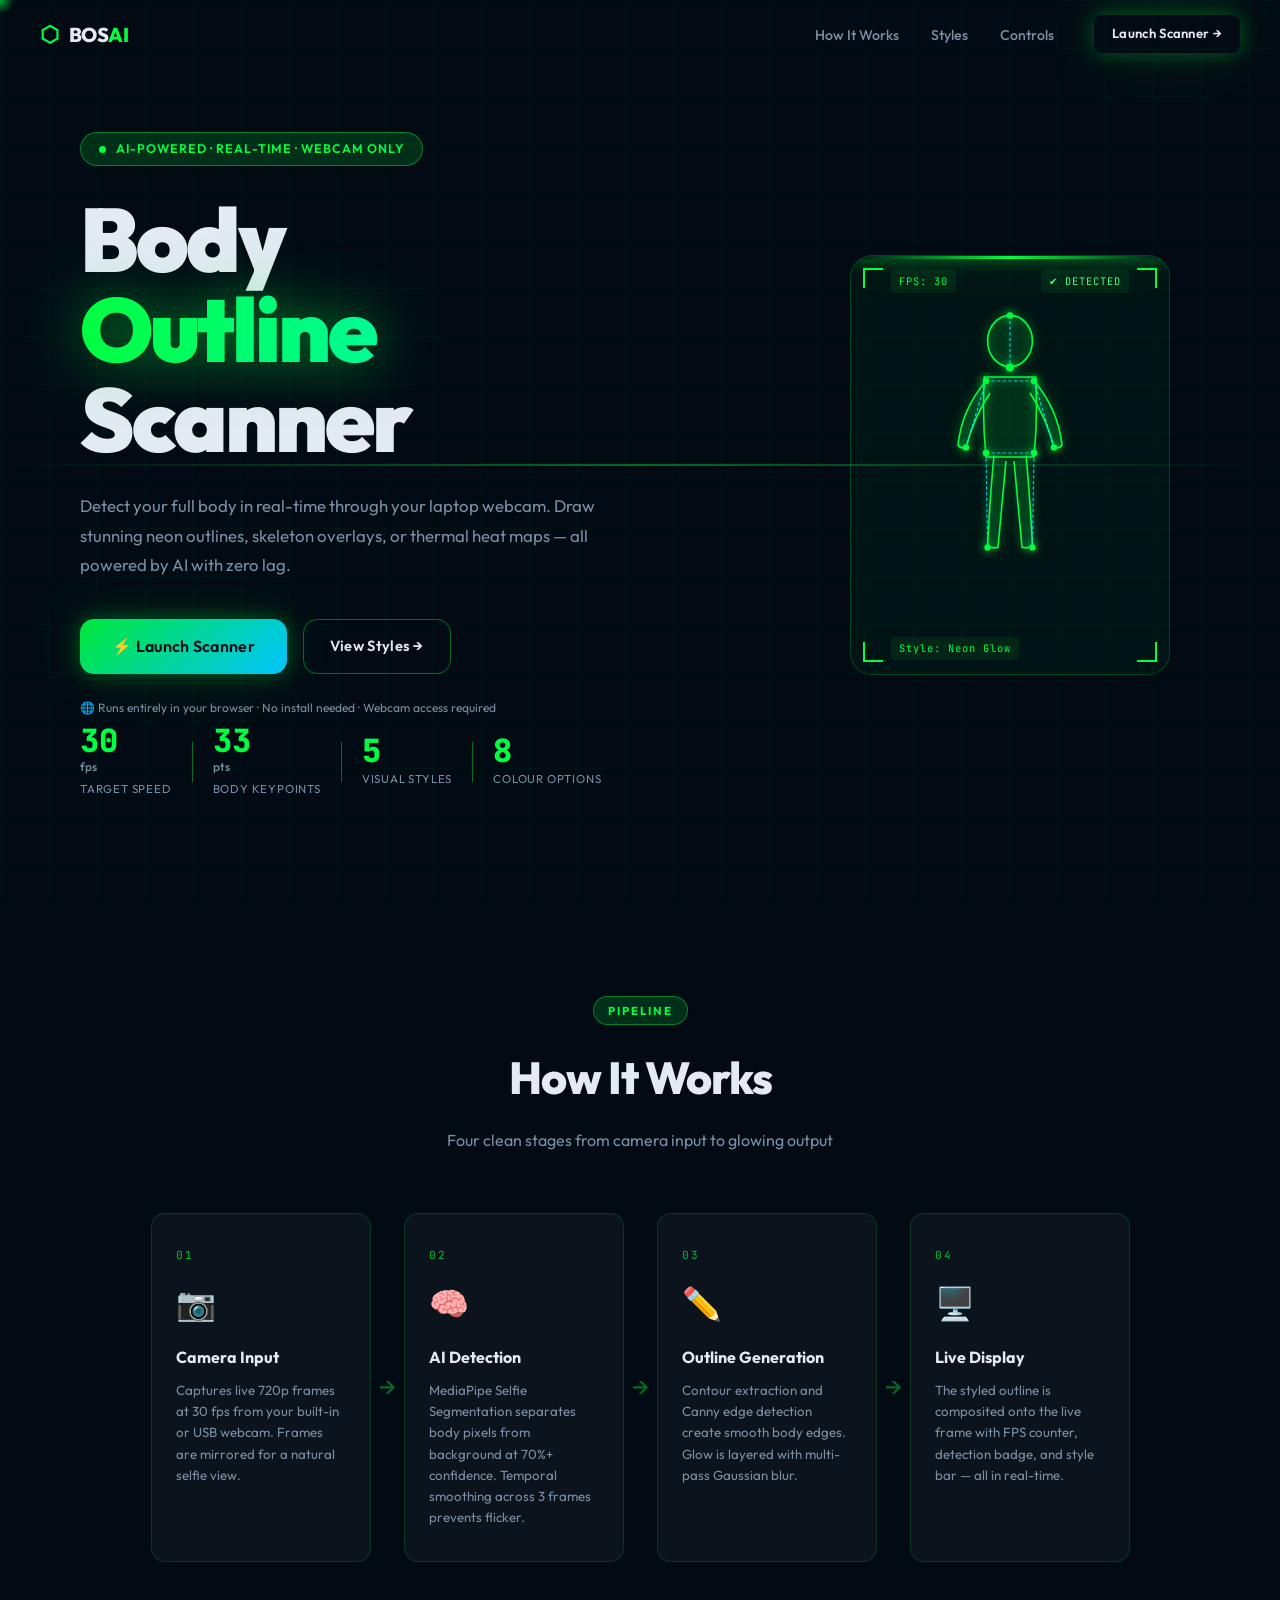
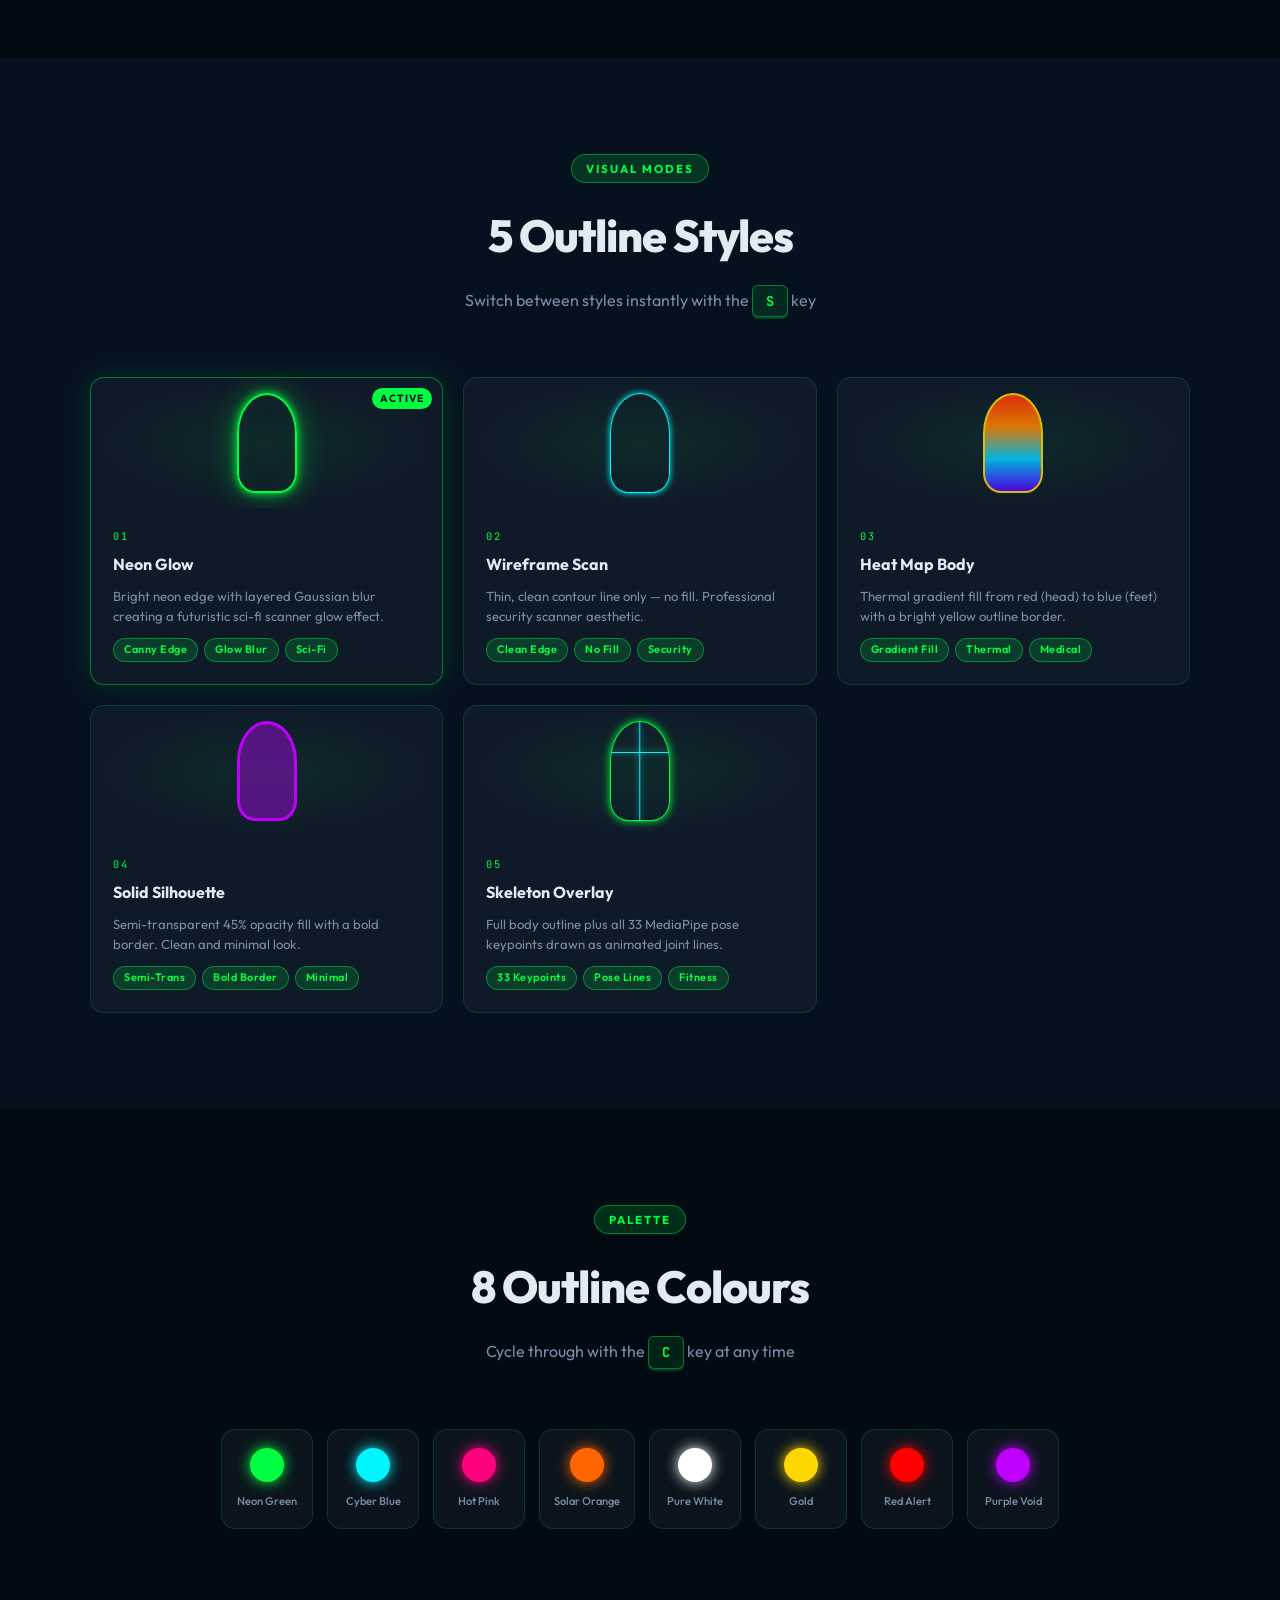
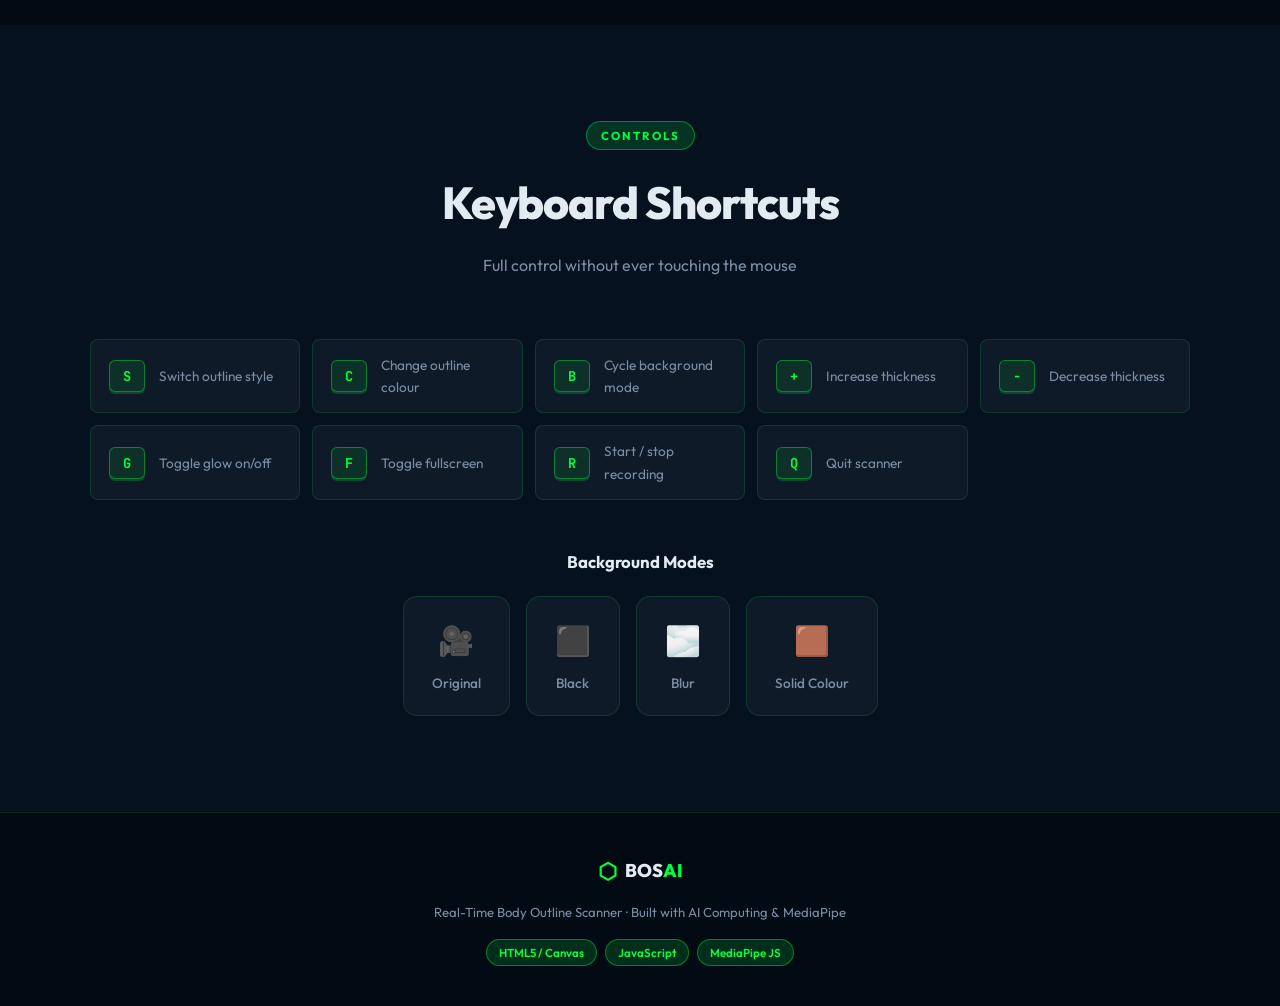
<file: index.html>
<!DOCTYPE html>
<html lang="en">
<head>
  <meta charset="UTF-8" />
  <meta name="viewport" content="width=device-width, initial-scale=1.0" />
  <title>Body Outline Scanner — Real-Time AI Body Detection</title>
  <meta name="description" content="Real-Time Body Outline Scanner using AI Computer Vision and your webcam. 5 stunning visual styles, skeleton tracking, and live glow effects." />
  <link rel="preconnect" href="https://fonts.googleapis.com" />
  <link rel="preconnect" href="https://fonts.gstatic.com" crossorigin />
  <link href="https://fonts.googleapis.com/css2?family=Outfit:wght@300;400;500;600;700;800;900&family=JetBrains+Mono:wght@400;600&display=swap" rel="stylesheet" />
  <link rel="stylesheet" href="style.css" />
</head>
<body>

  <!-- ── CURSOR GLOW ───────────────────────────────────────────────── -->
  <div class="cursor-glow" id="cursorGlow"></div>

  <!-- ── BACKGROUND GRID ──────────────────────────────────────────── -->
  <div class="bg-grid"></div>

  <!-- ═══════════════════════════════════════════════════════════════ -->
  <!--  NAV                                                           -->
  <!-- ═══════════════════════════════════════════════════════════════ -->
  <nav class="navbar" id="navbar">
    <div class="nav-inner">
      <a href="#hero" class="nav-logo">
        <span class="logo-icon">⬡</span>
        <span>BOS<span class="logo-accent">AI</span></span>
      </a>
      <ul class="nav-links">
        <li><a href="#how">How It Works</a></li>
        <li><a href="#styles">Styles</a></li>
        <li><a href="#controls">Controls</a></li>
      </ul>
      <a href="scanner.html" class="btn btn-sm btn-glow">Launch Scanner →</a>
    </div>
  </nav>

  <!-- ═══════════════════════════════════════════════════════════════ -->
  <!--  HERO                                                          -->
  <!-- ═══════════════════════════════════════════════════════════════ -->
  <section class="hero" id="hero">
    <div class="hero-scan-line"></div>

    <div class="hero-content">
      <div class="hero-badge">
        <span class="badge-dot"></span>
        AI-Powered · Real-Time · Webcam Only
      </div>

      <h1 class="hero-title">
        <span class="title-line">Body</span>
        <span class="title-line glow-text">Outline</span>
        <span class="title-line">Scanner</span>
      </h1>

      <p class="hero-sub">
        Detect your full body in real-time through your laptop webcam.
        Draw stunning neon outlines, skeleton overlays, or thermal heat maps —
        all powered by AI with zero lag.
      </p>

      <div class="hero-actions">
        <a href="scanner.html" class="btn btn-primary btn-glow" id="heroLaunchScanner" style="font-size:1rem;padding:14px 32px;">
          <span>⚡ Launch Scanner</span>
        </a>
        <a href="#styles" class="btn btn-outline">
          <span>View Styles →</span>
        </a>
      </div>
      <div style="margin-top:-32px;margin-bottom:8px;font-size:0.75rem;color:#7a8fa6;">
        🌐 Runs entirely in your browser · No install needed · Webcam access required
      </div>

      <div class="hero-stats">
        <div class="stat">
          <span class="stat-val" data-target="30">0</span><span class="stat-unit">fps</span>
          <span class="stat-label">Target Speed</span>
        </div>
        <div class="stat-div"></div>
        <div class="stat">
          <span class="stat-val" data-target="33">0</span><span class="stat-unit">pts</span>
          <span class="stat-label">Body Keypoints</span>
        </div>
        <div class="stat-div"></div>
        <div class="stat">
          <span class="stat-val" data-target="5">0</span><span class="stat-unit"></span>
          <span class="stat-label">Visual Styles</span>
        </div>
        <div class="stat-div"></div>
        <div class="stat">
          <span class="stat-val" data-target="8">0</span><span class="stat-unit"></span>
          <span class="stat-label">Colour Options</span>
        </div>
      </div>
    </div>

    <!-- Animated scanner frame -->
    <div class="hero-scanner">
      <div class="scanner-frame">
        <div class="scanner-corner tl"></div>
        <div class="scanner-corner tr"></div>
        <div class="scanner-corner bl"></div>
        <div class="scanner-corner br"></div>
        <div class="scanner-beam"></div>
        <div class="scanner-figure">
          <svg viewBox="0 0 200 400" fill="none" xmlns="http://www.w3.org/2000/svg">
            <!-- Body silhouette -->
            <ellipse cx="100" cy="45" rx="28" ry="32" class="svg-body"/>
            <!-- Torso -->
            <path d="M68 90 Q65 140 70 190 L130 190 Q135 140 132 90 Z" class="svg-body"/>
            <!-- Left arm -->
            <path d="M70 95 Q40 130 35 175 Q38 180 45 178 Q55 140 75 110" class="svg-body"/>
            <!-- Right arm -->
            <path d="M130 95 Q160 130 165 175 Q162 180 155 178 Q145 140 125 110" class="svg-body"/>
            <!-- Left leg -->
            <path d="M80 188 Q75 240 72 300 Q76 305 85 303 Q90 250 95 195" class="svg-body"/>
            <!-- Right leg -->
            <path d="M120 188 Q125 240 128 300 Q124 305 115 303 Q110 250 105 195" class="svg-body"/>

            <!-- Skeleton lines -->
            <line x1="100" y1="13" x2="100" y2="78" class="svg-skel"/>
            <line x1="70" y1="95" x2="130" y2="95" class="svg-skel"/>
            <line x1="70" y1="95" x2="45" y2="178" class="svg-skel"/>
            <line x1="130" y1="95" x2="155" y2="178" class="svg-skel"/>
            <line x1="70" y1="185" x2="130" y2="185" class="svg-skel"/>
            <line x1="70" y1="185" x2="72" y2="303" class="svg-skel"/>
            <line x1="130" y1="185" x2="128" y2="303" class="svg-skel"/>

            <!-- Keypoint dots -->
            <circle cx="100" cy="13" r="4" class="svg-dot"/>
            <circle cx="100" cy="78" r="5" class="svg-dot"/>
            <circle cx="70" cy="95" r="4" class="svg-dot"/>
            <circle cx="130" cy="95" r="4" class="svg-dot"/>
            <circle cx="45" cy="178" r="4" class="svg-dot"/>
            <circle cx="155" cy="178" r="4" class="svg-dot"/>
            <circle cx="70" cy="185" r="4" class="svg-dot"/>
            <circle cx="130" cy="185" r="4" class="svg-dot"/>
            <circle cx="72" cy="303" r="4" class="svg-dot"/>
            <circle cx="128" cy="303" r="4" class="svg-dot"/>
          </svg>
        </div>
        <!-- HUD labels -->
        <div class="hud-label hud-tl">FPS: 30</div>
        <div class="hud-label hud-tr detected">✔ DETECTED</div>
        <div class="hud-label hud-bl">Style: Neon Glow</div>
      </div>
    </div>
  </section>

  <!-- ═══════════════════════════════════════════════════════════════ -->
  <!--  HOW IT WORKS                                                  -->
  <!-- ═══════════════════════════════════════════════════════════════ -->
  <section class="section" id="how">
    <div class="container">
      <div class="section-header">
        <span class="section-tag">Pipeline</span>
        <h2>How It Works</h2>
        <p>Four clean stages from camera input to glowing output</p>
      </div>

      <div class="steps-grid">
        <div class="step-card reveal">
          <div class="step-num">01</div>
          <div class="step-icon">📷</div>
          <h3>Camera Input</h3>
          <p>Captures live 720p frames at 30 fps from your built-in or USB webcam. Frames are mirrored for a natural selfie view.</p>
        </div>
        <div class="step-arrow reveal">→</div>
        <div class="step-card reveal">
          <div class="step-num">02</div>
          <div class="step-icon">🧠</div>
          <h3>AI Detection</h3>
          <p>MediaPipe Selfie Segmentation separates body pixels from background at 70%+ confidence. Temporal smoothing across 3 frames prevents flicker.</p>
        </div>
        <div class="step-arrow reveal">→</div>
        <div class="step-card reveal">
          <div class="step-num">03</div>
          <div class="step-icon">✏️</div>
          <h3>Outline Generation</h3>
          <p>Contour extraction and Canny edge detection create smooth body edges. Glow is layered with multi-pass Gaussian blur.</p>
        </div>
        <div class="step-arrow reveal">→</div>
        <div class="step-card reveal">
          <div class="step-num">04</div>
          <div class="step-icon">🖥️</div>
          <h3>Live Display</h3>
          <p>The styled outline is composited onto the live frame with FPS counter, detection badge, and style bar — all in real-time.</p>
        </div>
      </div>
    </div>
  </section>

  <!-- ═══════════════════════════════════════════════════════════════ -->
  <!--  STYLES                                                        -->
  <!-- ═══════════════════════════════════════════════════════════════ -->
  <section class="section section-dark" id="styles">
    <div class="container">
      <div class="section-header">
        <span class="section-tag">Visual Modes</span>
        <h2>5 Outline Styles</h2>
        <p>Switch between styles instantly with the <kbd>S</kbd> key</p>
      </div>

      <div class="styles-grid">

        <div class="style-card active reveal" data-style="0" id="styleCard0">
          <div class="style-preview" style="--glow-color: #00FF41;">
            <div class="preview-body neon"></div>
            <div class="preview-label">Active</div>
          </div>
          <div class="style-info">
            <span class="style-num">01</span>
            <h3>Neon Glow</h3>
            <p>Bright neon edge with layered Gaussian blur creating a futuristic sci-fi scanner glow effect.</p>
            <div class="style-tags">
              <span class="tag">Canny Edge</span>
              <span class="tag">Glow Blur</span>
              <span class="tag">Sci-Fi</span>
            </div>
          </div>
        </div>

        <div class="style-card reveal" data-style="1" id="styleCard1">
          <div class="style-preview" style="--glow-color: #00F5FF;">
            <div class="preview-body wireframe"></div>
          </div>
          <div class="style-info">
            <span class="style-num">02</span>
            <h3>Wireframe Scan</h3>
            <p>Thin, clean contour line only — no fill. Professional security scanner aesthetic.</p>
            <div class="style-tags">
              <span class="tag">Clean Edge</span>
              <span class="tag">No Fill</span>
              <span class="tag">Security</span>
            </div>
          </div>
        </div>

        <div class="style-card reveal" data-style="2" id="styleCard2">
          <div class="style-preview" style="--glow-color: #FFD700;">
            <div class="preview-body heatmap"></div>
          </div>
          <div class="style-info">
            <span class="style-num">03</span>
            <h3>Heat Map Body</h3>
            <p>Thermal gradient fill from red (head) to blue (feet) with a bright yellow outline border.</p>
            <div class="style-tags">
              <span class="tag">Gradient Fill</span>
              <span class="tag">Thermal</span>
              <span class="tag">Medical</span>
            </div>
          </div>
        </div>

        <div class="style-card reveal" data-style="3" id="styleCard3">
          <div class="style-preview" style="--glow-color: #BF00FF;">
            <div class="preview-body silhouette"></div>
          </div>
          <div class="style-info">
            <span class="style-num">04</span>
            <h3>Solid Silhouette</h3>
            <p>Semi-transparent 45% opacity fill with a bold border. Clean and minimal look.</p>
            <div class="style-tags">
              <span class="tag">Semi-Trans</span>
              <span class="tag">Bold Border</span>
              <span class="tag">Minimal</span>
            </div>
          </div>
        </div>

        <div class="style-card reveal" data-style="4" id="styleCard4">
          <div class="style-preview" style="--glow-color: #00FF41;">
            <div class="preview-body skeleton"></div>
          </div>
          <div class="style-info">
            <span class="style-num">05</span>
            <h3>Skeleton Overlay</h3>
            <p>Full body outline plus all 33 MediaPipe pose keypoints drawn as animated joint lines.</p>
            <div class="style-tags">
              <span class="tag">33 Keypoints</span>
              <span class="tag">Pose Lines</span>
              <span class="tag">Fitness</span>
            </div>
          </div>
        </div>

      </div>
    </div>
  </section>

  <!-- ═══════════════════════════════════════════════════════════════ -->
  <!--  COLOURS                                                       -->
  <!-- ═══════════════════════════════════════════════════════════════ -->
  <section class="section" id="colours">
    <div class="container">
      <div class="section-header">
        <span class="section-tag">Palette</span>
        <h2>8 Outline Colours</h2>
        <p>Cycle through with the <kbd>C</kbd> key at any time</p>
      </div>
      <div class="colors-row reveal">
        <div class="color-chip" style="--c:#00FF41;" title="Neon Green">
          <div class="chip-dot"></div>
          <span>Neon Green</span>
        </div>
        <div class="color-chip" style="--c:#00F5FF;" title="Cyber Blue">
          <div class="chip-dot"></div>
          <span>Cyber Blue</span>
        </div>
        <div class="color-chip" style="--c:#FF007F;" title="Hot Pink">
          <div class="chip-dot"></div>
          <span>Hot Pink</span>
        </div>
        <div class="color-chip" style="--c:#FF6600;" title="Solar Orange">
          <div class="chip-dot"></div>
          <span>Solar Orange</span>
        </div>
        <div class="color-chip" style="--c:#FFFFFF;" title="Pure White">
          <div class="chip-dot"></div>
          <span>Pure White</span>
        </div>
        <div class="color-chip" style="--c:#FFD700;" title="Gold">
          <div class="chip-dot"></div>
          <span>Gold</span>
        </div>
        <div class="color-chip" style="--c:#FF0000;" title="Red Alert">
          <div class="chip-dot"></div>
          <span>Red Alert</span>
        </div>
        <div class="color-chip" style="--c:#BF00FF;" title="Purple Void">
          <div class="chip-dot"></div>
          <span>Purple Void</span>
        </div>
      </div>
    </div>
  </section>

  <!-- ═══════════════════════════════════════════════════════════════ -->
  <!--  CONTROLS                                                      -->
  <!-- ═══════════════════════════════════════════════════════════════ -->
  <section class="section section-dark" id="controls">
    <div class="container">
      <div class="section-header">
        <span class="section-tag">Controls</span>
        <h2>Keyboard Shortcuts</h2>
        <p>Full control without ever touching the mouse</p>
      </div>
      <div class="controls-grid reveal">
        <div class="key-item"><kbd>S</kbd><span>Switch outline style</span></div>
        <div class="key-item"><kbd>C</kbd><span>Change outline colour</span></div>
        <div class="key-item"><kbd>B</kbd><span>Cycle background mode</span></div>
        <div class="key-item"><kbd>+</kbd><span>Increase thickness</span></div>
        <div class="key-item"><kbd>−</kbd><span>Decrease thickness</span></div>
        <div class="key-item"><kbd>G</kbd><span>Toggle glow on/off</span></div>
        <div class="key-item"><kbd>F</kbd><span>Toggle fullscreen</span></div>
        <div class="key-item"><kbd>R</kbd><span>Start / stop recording</span></div>
        <div class="key-item"><kbd>Q</kbd><span>Quit scanner</span></div>
      </div>

      <div class="bg-modes-row reveal">
        <h3>Background Modes</h3>
        <div class="bg-modes">
          <div class="bg-mode"><span class="bg-icon">🎥</span>Original</div>
          <div class="bg-mode"><span class="bg-icon">⬛</span>Black</div>
          <div class="bg-mode"><span class="bg-icon">🌫️</span>Blur</div>
          <div class="bg-mode"><span class="bg-icon">🟫</span>Solid Colour</div>
        </div>
      </div>
    </div>
  </section>



  <!-- ═══════════════════════════════════════════════════════════════ -->
  <!--  FOOTER                                                        -->
  <!-- ═══════════════════════════════════════════════════════════════ -->
  <footer class="footer">
    <div class="container">
      <div class="footer-inner">
        <div class="footer-brand">
          <span class="logo-icon">⬡</span>
          <span>BOS<span class="logo-accent">AI</span></span>
        </div>
        <p class="footer-copy">Real-Time Body Outline Scanner · Built with AI Computing &amp; MediaPipe</p>
        <div class="footer-stack">
          <span class="stack-chip">HTML5 / Canvas</span>
          <span class="stack-chip">JavaScript</span>
          <span class="stack-chip">MediaPipe JS</span>
        </div>
      </div>
    </div>
  </footer>

  <script src="script.js"></script>
</body>
</html>
</file>
<file: style.css>
/* ═══════════════════════════════════════════════════════════
   style.css — Body Outline Scanner Website
   Dark sci-fi theme · Neon glow · Glassmorphism · Animations
═══════════════════════════════════════════════════════════ */

/* ── Fonts & Reset ──────────────────────────────────────── */
*, *::before, *::after { box-sizing: border-box; margin: 0; padding: 0; }

:root {
  --neon:        #00FF41;
  --neon-dim:    rgba(0,255,65,0.15);
  --cyan:        #00F5FF;
  --cyan-dim:    rgba(0,245,255,0.12);
  --pink:        #FF007F;
  --amber:       #FFBE00;
  --purple:      #BF00FF;

  --bg:          #020b14;
  --bg2:         #061120;
  --surface:     rgba(255,255,255,0.04);
  --surface-hov: rgba(255,255,255,0.08);
  --border:      rgba(0,255,65,0.14);
  --border-hov:  rgba(0,255,65,0.40);

  --text:        #e2eaf2;
  --text-dim:    #7a8fa6;
  --white:       #ffffff;

  --font:        'Outfit', sans-serif;
  --mono:        'JetBrains Mono', monospace;

  --r-sm: 8px;
  --r-md: 14px;
  --r-lg: 22px;
  --r-xl: 32px;

  --shadow-neon: 0 0 20px rgba(0,255,65,0.3), 0 0 60px rgba(0,255,65,0.12);
  --shadow-cyan: 0 0 20px rgba(0,245,255,0.3), 0 0 60px rgba(0,245,255,0.12);
}

html { scroll-behavior: smooth; }

body {
  font-family:      var(--font);
  background-color: var(--bg);
  color:            var(--text);
  line-height:      1.65;
  overflow-x:       hidden;
  cursor:           none;
}

img, svg { display: block; max-width: 100%; }
a { text-decoration: none; color: inherit; }
ul { list-style: none; }

/* ── Custom cursor ──────────────────────────────────────── */
.cursor-glow {
  width: 28px; height: 28px;
  border-radius: 50%;
  background: radial-gradient(circle, rgba(0,255,65,0.65) 0%, transparent 70%);
  position: fixed; pointer-events: none; z-index: 9999;
  transform: translate(-50%,-50%);
  transition: transform 0.08s ease, width 0.2s ease, height 0.2s ease;
  mix-blend-mode: screen;
}

/* ── Background grid ────────────────────────────────────── */
.bg-grid {
  position: fixed; inset: 0; z-index: 0; pointer-events: none;
  background-image:
    linear-gradient(rgba(0,255,65,0.03) 1px, transparent 1px),
    linear-gradient(90deg, rgba(0,255,65,0.03) 1px, transparent 1px);
  background-size: 48px 48px;
}

/* ═══════════════════════════════════════════════════════════
   NAV
═══════════════════════════════════════════════════════════ */
.navbar {
  position: fixed; top: 0; left: 0; right: 0; z-index: 100;
  padding: 0 32px;
  transition: background 0.3s, box-shadow 0.3s;
}
.navbar.scrolled {
  background: rgba(2,11,20,0.92);
  backdrop-filter: blur(18px);
  box-shadow: 0 1px 0 var(--border);
}
.nav-inner {
  max-width: 1200px; margin: 0 auto;
  height: 68px;
  display: flex; align-items: center; gap: 40px;
}
.nav-logo {
  display: flex; align-items: center; gap: 10px;
  font-size: 1.25rem; font-weight: 800; letter-spacing: -0.5px;
}
.logo-icon { color: var(--neon); font-size: 1.4rem; animation: spin-slow 8s linear infinite; display: inline-block; }
.logo-accent { color: var(--neon); }
.nav-links {
  display: flex; gap: 32px; margin-left: auto;
}
.nav-links a {
  font-size: 0.88rem; font-weight: 500; color: var(--text-dim);
  transition: color 0.2s;
  cursor: none;
}
.nav-links a:hover { color: var(--neon); }

/* ── Buttons ────────────────────────────────────────────── */
.btn {
  display: inline-flex; align-items: center; gap: 8px;
  padding: 11px 26px; border-radius: var(--r-md);
  font-family: var(--font); font-size: 0.92rem; font-weight: 600;
  letter-spacing: 0.3px; border: none;
  cursor: none; transition: all 0.22s ease;
  position: relative; overflow: hidden;
}
.btn-primary {
  background: linear-gradient(135deg, #00e83a 0%, #00c4ff 100%);
  color: #020b14;
}
.btn-primary:hover { transform: translateY(-2px); filter: brightness(1.1); }
.btn-glow { box-shadow: var(--shadow-neon); }
.btn-glow:hover { box-shadow: 0 0 32px rgba(0,255,65,0.55), 0 0 80px rgba(0,255,65,0.2); }
.btn-outline {
  background: transparent;
  border: 1.5px solid var(--border-hov);
  color: var(--text);
}
.btn-outline:hover { background: var(--surface-hov); border-color: var(--neon); color: var(--neon); transform: translateY(-2px); }
.btn-sm { padding: 8px 18px; font-size: 0.82rem; border-radius: var(--r-sm); }

/* ═══════════════════════════════════════════════════════════
   HERO
═══════════════════════════════════════════════════════════ */
.hero {
  min-height: 100vh;
  display: flex; align-items: center; justify-content: space-between;
  padding: 110px 80px 80px;
  max-width: 1400px; margin: 0 auto;
  gap: 60px; position: relative; z-index: 1;
}
.hero-scan-line {
  position: absolute; left: 0; right: 0; height: 2px;
  background: linear-gradient(90deg, transparent, var(--neon), transparent);
  animation: scan-down 4s ease-in-out infinite;
  opacity: 0.4; z-index: 0;
}
@keyframes scan-down {
  0%   { top: 10%; opacity: 0; }
  10%  { opacity: 0.4; }
  90%  { opacity: 0.4; }
  100% { top: 90%; opacity: 0; }
}

.hero-content { flex: 1; min-width: 0; }

.hero-badge {
  display: inline-flex; align-items: center; gap: 10px;
  background: var(--neon-dim);
  border: 1px solid var(--border-hov);
  border-radius: 999px;
  padding: 6px 18px;
  font-size: 0.78rem; font-weight: 600; letter-spacing: 1px;
  color: var(--neon); text-transform: uppercase;
  margin-bottom: 28px;
}
.badge-dot {
  width: 7px; height: 7px; border-radius: 50%;
  background: var(--neon);
  animation: pulse-dot 1.5s ease-in-out infinite;
}
@keyframes pulse-dot {
  0%,100% { opacity: 1; transform: scale(1); }
  50%      { opacity: 0.4; transform: scale(0.6); }
}

.hero-title {
  font-size: clamp(3rem, 7vw, 5.8rem);
  font-weight: 900; line-height: 1.0;
  letter-spacing: -3px;
  margin-bottom: 28px;
}
.title-line { display: block; }
.glow-text {
  background: linear-gradient(90deg, var(--neon), var(--cyan));
  -webkit-background-clip: text; background-clip: text;
  -webkit-text-fill-color: transparent;
  filter: drop-shadow(0 0 28px rgba(0,255,65,0.5));
}

.hero-sub {
  font-size: 1.05rem; color: var(--text-dim); line-height: 1.75;
  max-width: 520px; margin-bottom: 40px;
}

.hero-actions { display: flex; gap: 16px; flex-wrap: wrap; margin-bottom: 56px; }

/* Stats */
.hero-stats {
  display: flex; align-items: center; gap: 20px; flex-wrap: wrap;
}
.stat { display: flex; flex-direction: column; }
.stat-val {
  font-size: 2rem; font-weight: 800; color: var(--neon);
  line-height: 1; font-family: var(--mono);
}
.stat-unit { font-size: 0.75rem; color: var(--text-dim); font-weight: 500; }
.stat-label { font-size: 0.72rem; color: var(--text-dim); text-transform: uppercase; letter-spacing: 0.8px; margin-top: 2px; }
.stat-div { width: 1px; height: 40px; background: var(--border-hov); }

/* ── Scanner Frame ──────────────────────────────────────── */
.hero-scanner { flex: 0 0 380px; }

.scanner-frame {
  position: relative;
  width: 320px; height: 420px;
  margin: 0 auto;
  background: rgba(0,255,65,0.04);
  border: 1px solid rgba(0,255,65,0.2);
  border-radius: var(--r-lg);
  overflow: hidden;
}
.scanner-corner {
  position: absolute; width: 20px; height: 20px;
  border-color: var(--neon); border-style: solid;
}
.scanner-corner.tl { top: 12px; left: 12px; border-width: 2px 0 0 2px; }
.scanner-corner.tr { top: 12px; right: 12px; border-width: 2px 2px 0 0; }
.scanner-corner.bl { bottom: 12px; left: 12px; border-width: 0 0 2px 2px; }
.scanner-corner.br { bottom: 12px; right: 12px; border-width: 0 2px 2px 0; }

.scanner-beam {
  position: absolute; left: 0; right: 0; height: 3px;
  background: linear-gradient(90deg, transparent 0%, var(--neon) 50%, transparent 100%);
  box-shadow: 0 0 14px var(--neon), 0 0 40px rgba(0,255,65,0.4);
  animation: beam-scan 2.8s ease-in-out infinite;
  z-index: 2;
}
@keyframes beam-scan {
  0%, 100% { top: 0; }
  50%       { top: calc(100% - 3px); }
}

.scanner-figure {
  position: absolute; inset: 0;
  display: flex; align-items: center; justify-content: center;
  padding: 24px;
}
.scanner-figure svg { width: 160px; }

/* SVG elements */
.svg-body {
  fill: rgba(0,255,65,0.08);
  stroke: var(--neon);
  stroke-width: 2;
  filter: drop-shadow(0 0 6px rgba(0,255,65,0.7));
  animation: body-pulse 3s ease-in-out infinite;
}
@keyframes body-pulse {
  0%,100% { opacity: 1; }
  50%      { opacity: 0.6; }
}
.svg-skel {
  stroke: var(--cyan); stroke-width: 1.5;
  opacity: 0.8;
  filter: drop-shadow(0 0 4px rgba(0,245,255,0.8));
  stroke-dasharray: 4 3;
  animation: dash-move 2s linear infinite;
}
@keyframes dash-move { to { stroke-dashoffset: -14; } }
.svg-dot {
  fill: var(--neon);
  filter: drop-shadow(0 0 5px rgba(0,255,65,1));
  animation: dot-blink 2s ease-in-out infinite;
}
@keyframes dot-blink {
  0%,100% { opacity: 1; }
  50%      { opacity: 0.4; }
}

/* HUD labels inside scanner */
.hud-label {
  position: absolute; font-family: var(--mono);
  font-size: 0.65rem; color: var(--neon); letter-spacing: 1px;
  background: rgba(0,255,65,0.08); padding: 3px 8px; border-radius: 4px;
  z-index: 3;
}
.hud-tl { top: 14px; left: 40px; }
.hud-tr { top: 14px; right: 40px; }
.hud-tr.detected { color: #4dff80; animation: pulse-dot 1.5s infinite; }
.hud-bl { bottom: 14px; left: 40px; }

/* ═══════════════════════════════════════════════════════════
   SECTIONS
═══════════════════════════════════════════════════════════ */
.section { position: relative; z-index: 1; padding: 96px 32px; }
.section-dark { background: var(--bg2); }
.container { max-width: 1100px; margin: 0 auto; }

.section-header {
  text-align: center; margin-bottom: 60px;
}
.section-tag {
  display: inline-block;
  font-size: 0.72rem; font-weight: 700; letter-spacing: 2px;
  text-transform: uppercase; color: var(--neon);
  background: var(--neon-dim); border: 1px solid var(--border-hov);
  border-radius: 999px; padding: 4px 14px;
  margin-bottom: 16px;
}
.section-header h2 {
  font-size: clamp(1.8rem, 4vw, 2.8rem);
  font-weight: 800; letter-spacing: -1px;
  margin-bottom: 12px;
}
.section-header p { color: var(--text-dim); font-size: 1rem; }

/* ── How It Works ───────────────────────────────────────── */
.steps-grid {
  display: flex; align-items: stretch;
  gap: 4px; flex-wrap: wrap; justify-content: center;
}
.step-card {
  background: var(--surface);
  border: 1px solid var(--border);
  border-radius: var(--r-md);
  padding: 32px 24px;
  flex: 1; min-width: 200px; max-width: 220px;
  transition: all 0.3s ease;
  cursor: default;
}
.step-card:hover {
  border-color: var(--border-hov);
  background: var(--surface-hov);
  transform: translateY(-6px);
  box-shadow: var(--shadow-neon);
}
.step-num {
  font-family: var(--mono); font-size: 0.7rem; color: var(--neon);
  letter-spacing: 2px; margin-bottom: 12px; opacity: 0.7;
}
.step-icon { font-size: 2rem; margin-bottom: 14px; }
.step-card h3 { font-size: 1rem; font-weight: 700; margin-bottom: 10px; }
.step-card p { font-size: 0.83rem; color: var(--text-dim); line-height: 1.6; }
.step-arrow {
  font-size: 1.6rem; color: var(--border-hov);
  align-self: center; padding: 0 4px; flex: 0;
  display: flex; align-items: center;
}

/* ── Styles Grid ────────────────────────────────────────── */
.styles-grid {
  display: grid; grid-template-columns: repeat(auto-fill, minmax(300px, 1fr));
  gap: 20px;
}
.style-card {
  background: var(--surface);
  border: 1px solid var(--border);
  border-radius: var(--r-md);
  overflow: hidden;
  transition: all 0.3s ease;
  cursor: pointer;
}
.style-card:hover, .style-card.active {
  border-color: var(--border-hov);
  box-shadow: 0 0 28px rgba(0,255,65,0.14);
  transform: translateY(-4px);
}
.style-preview {
  position: relative; height: 130px;
  background: radial-gradient(ellipse at center, rgba(0,255,65,0.07) 0%, transparent 70%);
  display: flex; align-items: center; justify-content: center;
  overflow: hidden;
}
.preview-label {
  position: absolute; top: 10px; right: 10px;
  background: var(--neon); color: #020b14;
  font-size: 0.65rem; font-weight: 700; letter-spacing: 1px;
  padding: 2px 8px; border-radius: 999px; text-transform: uppercase;
}

/* Preview body shapes */
.preview-body {
  width: 60px; height: 100px; border-radius: 50% 50% 30% 30% / 40% 40% 20% 20%;
  position: relative;
}
.neon {
  border: 2.5px solid var(--neon);
  box-shadow: 0 0 10px var(--neon), 0 0 30px rgba(0,255,65,0.4), inset 0 0 20px rgba(0,255,65,0.06);
  animation: glow-pulse 2s ease-in-out infinite;
}
@keyframes glow-pulse {
  0%,100% { box-shadow: 0 0 10px var(--neon), 0 0 30px rgba(0,255,65,0.4); }
  50%      { box-shadow: 0 0 20px var(--neon), 0 0 60px rgba(0,255,65,0.6); }
}
.wireframe {
  border: 1.5px solid var(--cyan);
  box-shadow: 0 0 6px var(--cyan);
}
.heatmap {
  background: linear-gradient(to bottom, #FF3300, #FF8800, #00CCFF, #5500FF);
  border: 2px solid #FFD700;
  opacity: 0.85;
}
.silhouette {
  background: rgba(191,0,255,0.4);
  border: 3px solid var(--purple);
}
.skeleton {
  border: 1.5px solid var(--neon);
  box-shadow: 0 0 8px var(--neon);
}
.skeleton::before, .skeleton::after {
  content: '';
  position: absolute; background: var(--cyan);
  box-shadow: 0 0 6px var(--cyan);
}
.skeleton::before { left: 50%; top: 0; width: 1.5px; height: 100%; transform: translateX(-50%); }
.skeleton::after  { top: 30%; left: 0; height: 1.5px; width: 100%; }

.style-info { padding: 20px 22px 22px; }
.style-num {
  font-family: var(--mono); font-size: 0.65rem; color: var(--neon);
  letter-spacing: 2px; margin-bottom: 6px; display: block;
}
.style-info h3 { font-size: 1rem; font-weight: 700; margin-bottom: 8px; }
.style-info p { font-size: 0.82rem; color: var(--text-dim); line-height: 1.55; margin-bottom: 12px; }
.style-tags { display: flex; gap: 6px; flex-wrap: wrap; }
.tag {
  font-size: 0.68rem; font-weight: 600; letter-spacing: 0.5px;
  background: var(--neon-dim); border: 1px solid var(--border-hov);
  color: var(--neon); border-radius: 999px; padding: 2px 10px;
}

/* ── Colours ────────────────────────────────────────────── */
.colors-row {
  display: flex; gap: 14px; flex-wrap: wrap; justify-content: center;
}
.color-chip {
  display: flex; flex-direction: column; align-items: center; gap: 10px;
  padding: 18px 14px;
  background: var(--surface); border: 1px solid var(--border);
  border-radius: var(--r-md);
  min-width: 92px; transition: all 0.25s ease; cursor: default;
}
.color-chip:hover {
  border-color: var(--c, var(--neon));
  box-shadow: 0 0 18px color-mix(in srgb, var(--c, var(--neon)) 50%, transparent);
  transform: translateY(-4px);
}
.chip-dot {
  width: 34px; height: 34px; border-radius: 50%;
  background: var(--c, var(--neon));
  box-shadow: 0 0 14px var(--c, var(--neon));
}
.color-chip span { font-size: 0.7rem; color: var(--text-dim); text-align: center; font-weight: 500; }

/* ── Controls ───────────────────────────────────────────── */
.controls-grid {
  display: grid;
  grid-template-columns: repeat(auto-fill, minmax(200px, 1fr));
  gap: 12px; margin-bottom: 48px;
}
.key-item {
  display: flex; align-items: center; gap: 14px;
  background: var(--surface); border: 1px solid var(--border);
  border-radius: var(--r-sm); padding: 14px 18px;
  transition: all 0.2s;
}
.key-item:hover { border-color: var(--border-hov); background: var(--surface-hov); }
kbd {
  font-family: var(--mono); font-size: 0.85rem; font-weight: 700;
  color: var(--neon);
  background: rgba(0,255,65,0.1); border: 1px solid var(--border-hov);
  border-radius: 6px; padding: 4px 10px;
  min-width: 36px; text-align: center;
  box-shadow: 0 2px 0 rgba(0,255,65,0.2);
  display: inline-block;
}
.key-item span { font-size: 0.85rem; color: var(--text-dim); }

.bg-modes-row h3 { font-size: 1.05rem; font-weight: 700; margin-bottom: 20px; text-align: center; }
.bg-modes { display: flex; gap: 16px; justify-content: center; flex-wrap: wrap; }
.bg-mode {
  display: flex; flex-direction: column; align-items: center; gap: 8px;
  background: var(--surface); border: 1px solid var(--border);
  border-radius: var(--r-md); padding: 20px 28px;
  font-size: 0.85rem; font-weight: 500; color: var(--text-dim);
  transition: all 0.22s ease; cursor: default;
}
.bg-mode:hover { border-color: var(--border-hov); color: var(--text); transform: translateY(-3px); }
.bg-icon { font-size: 1.8rem; }

/* ── Install ────────────────────────────────────────────── */
.install-steps { display: flex; flex-direction: column; gap: 20px; margin-bottom: 40px; }
.install-step {
  display: flex; gap: 24px; align-items: flex-start;
  background: var(--surface); border: 1px solid var(--border);
  border-radius: var(--r-md); padding: 24px 28px;
  transition: all 0.25s ease;
}
.install-step:hover { border-color: var(--border-hov); background: var(--surface-hov); }
.install-num {
  width: 40px; height: 40px; border-radius: 50%;
  background: linear-gradient(135deg, var(--neon), var(--cyan));
  color: #020b14; font-weight: 800; font-size: 1rem;
  display: flex; align-items: center; justify-content: center;
  flex-shrink: 0;
}
.install-body { flex: 1; }
.install-body h4 { font-size: 0.95rem; font-weight: 700; margin-bottom: 12px; }
.code-block {
  display: flex; align-items: center; gap: 10px;
  background: rgba(0,0,0,0.5); border: 1px solid rgba(0,255,65,0.15);
  border-radius: var(--r-sm); padding: 12px 16px;
  font-family: var(--mono); font-size: 0.88rem;
}
.code-prompt { color: var(--neon); opacity: 0.6; user-select: none; }
.code-block code { color: var(--cyan); flex: 1; }
.copy-btn {
  background: none; border: 1px solid var(--border);
  border-radius: 6px; padding: 3px 8px;
  color: var(--text-dim); font-size: 0.8rem;
  cursor: pointer; transition: all 0.2s;
}
.copy-btn:hover { border-color: var(--neon); color: var(--neon); background: var(--neon-dim); }

.requirements-row {
  display: flex; gap: 14px; flex-wrap: wrap; justify-content: center;
}
.req-card {
  display: flex; flex-direction: column; align-items: center; gap: 6px;
  background: var(--surface); border: 1px solid var(--border);
  border-radius: var(--r-md); padding: 22px 28px;
  min-width: 140px; transition: all 0.22s ease;
}
.req-card:hover { border-color: var(--cyber, var(--neon-dim)); transform: translateY(-3px); }
.req-icon { font-size: 1.6rem; }
.req-card strong { font-size: 0.9rem; font-weight: 700; color: var(--neon); }
.req-card span { font-size: 0.75rem; color: var(--text-dim); font-family: var(--mono); }

/* ── Footer ─────────────────────────────────────────────── */
.footer {
  border-top: 1px solid var(--border);
  padding: 40px 32px;
  position: relative; z-index: 1;
}
.footer-inner { max-width: 1100px; margin: 0 auto; text-align: center; }
.footer-brand {
  display: inline-flex; align-items: center; gap: 8px;
  font-size: 1.15rem; font-weight: 800; margin-bottom: 12px;
}
.footer-copy { font-size: 0.82rem; color: var(--text-dim); margin-bottom: 16px; }
.footer-stack { display: flex; gap: 8px; justify-content: center; flex-wrap: wrap; }
.stack-chip {
  font-size: 0.72rem; font-weight: 600;
  background: var(--neon-dim); border: 1px solid var(--border-hov);
  color: var(--neon); border-radius: 999px; padding: 3px 12px;
}

/* ═══════════════════════════════════════════════════════════
   REVEAL ANIMATIONS
═══════════════════════════════════════════════════════════ */
.reveal {
  opacity: 0; transform: translateY(28px);
  transition: opacity 0.6s ease, transform 0.6s ease;
}
.reveal.visible { opacity: 1; transform: translateY(0); }

/* Staggered children */
.steps-grid .reveal:nth-child(1) { transition-delay: 0.0s; }
.steps-grid .reveal:nth-child(2) { transition-delay: 0.1s; }
.steps-grid .reveal:nth-child(3) { transition-delay: 0.2s; }
.steps-grid .reveal:nth-child(4) { transition-delay: 0.3s; }
.steps-grid .reveal:nth-child(5) { transition-delay: 0.4s; }
.steps-grid .reveal:nth-child(6) { transition-delay: 0.5s; }
.steps-grid .reveal:nth-child(7) { transition-delay: 0.6s; }

.styles-grid .reveal:nth-child(1) { transition-delay: 0.05s; }
.styles-grid .reveal:nth-child(2) { transition-delay: 0.12s; }
.styles-grid .reveal:nth-child(3) { transition-delay: 0.19s; }
.styles-grid .reveal:nth-child(4) { transition-delay: 0.26s; }
.styles-grid .reveal:nth-child(5) { transition-delay: 0.33s; }

/* ═══════════════════════════════════════════════════════════
   KEYFRAMES (misc)
═══════════════════════════════════════════════════════════ */
@keyframes spin-slow { to { transform: rotate(360deg); } }

/* ═══════════════════════════════════════════════════════════
   RESPONSIVE
═══════════════════════════════════════════════════════════ */
@media (max-width: 900px) {
  .hero { flex-direction: column; padding: 100px 28px 60px; text-align: center; }
  .hero-sub { max-width: 100%; }
  .hero-actions { justify-content: center; }
  .hero-stats { justify-content: center; }
  .hero-scanner { display: none; }
  .steps-grid { gap: 8px; }
  .step-arrow { display: none; }
  .nav-links { display: none; }
}

@media (max-width: 600px) {
  .navbar { padding: 0 20px; }
  .section { padding: 64px 20px; }
  .hero { padding: 90px 20px 50px; }
  .styles-grid { grid-template-columns: 1fr; }
}
</file>
